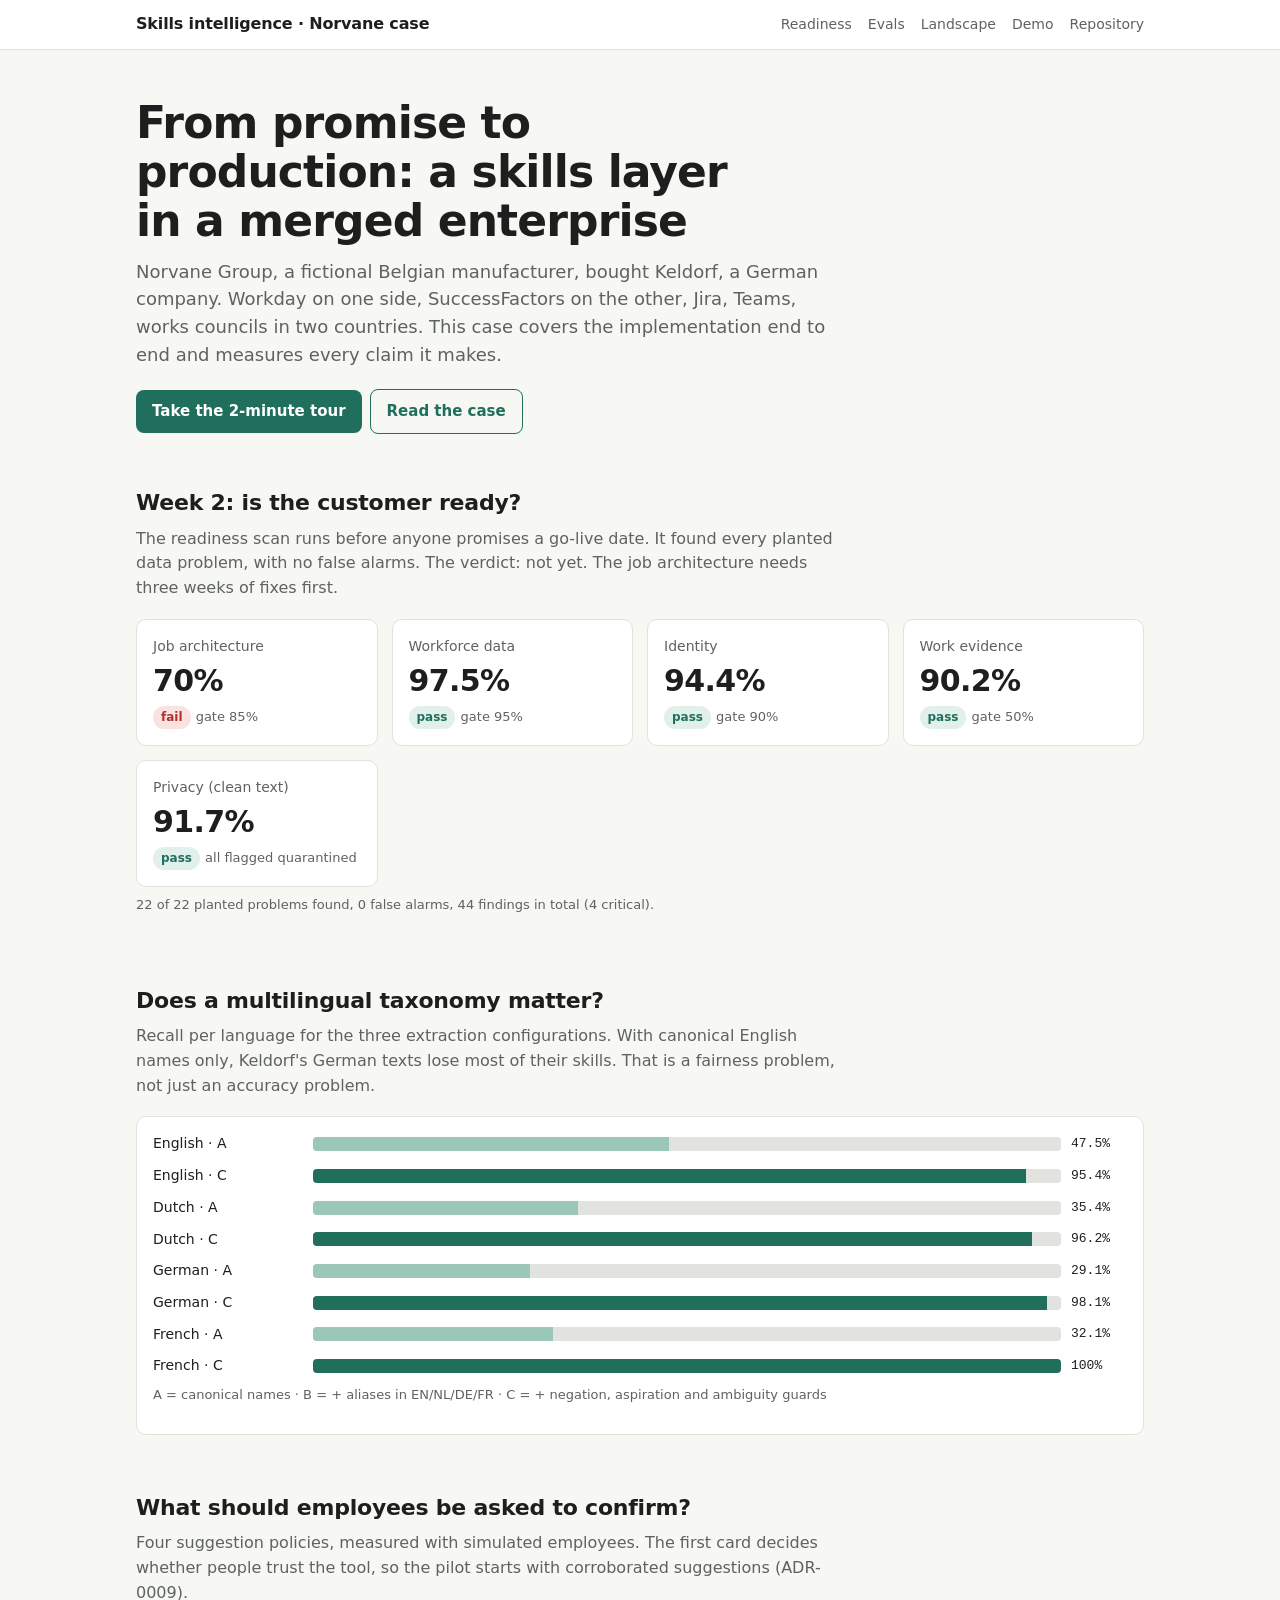
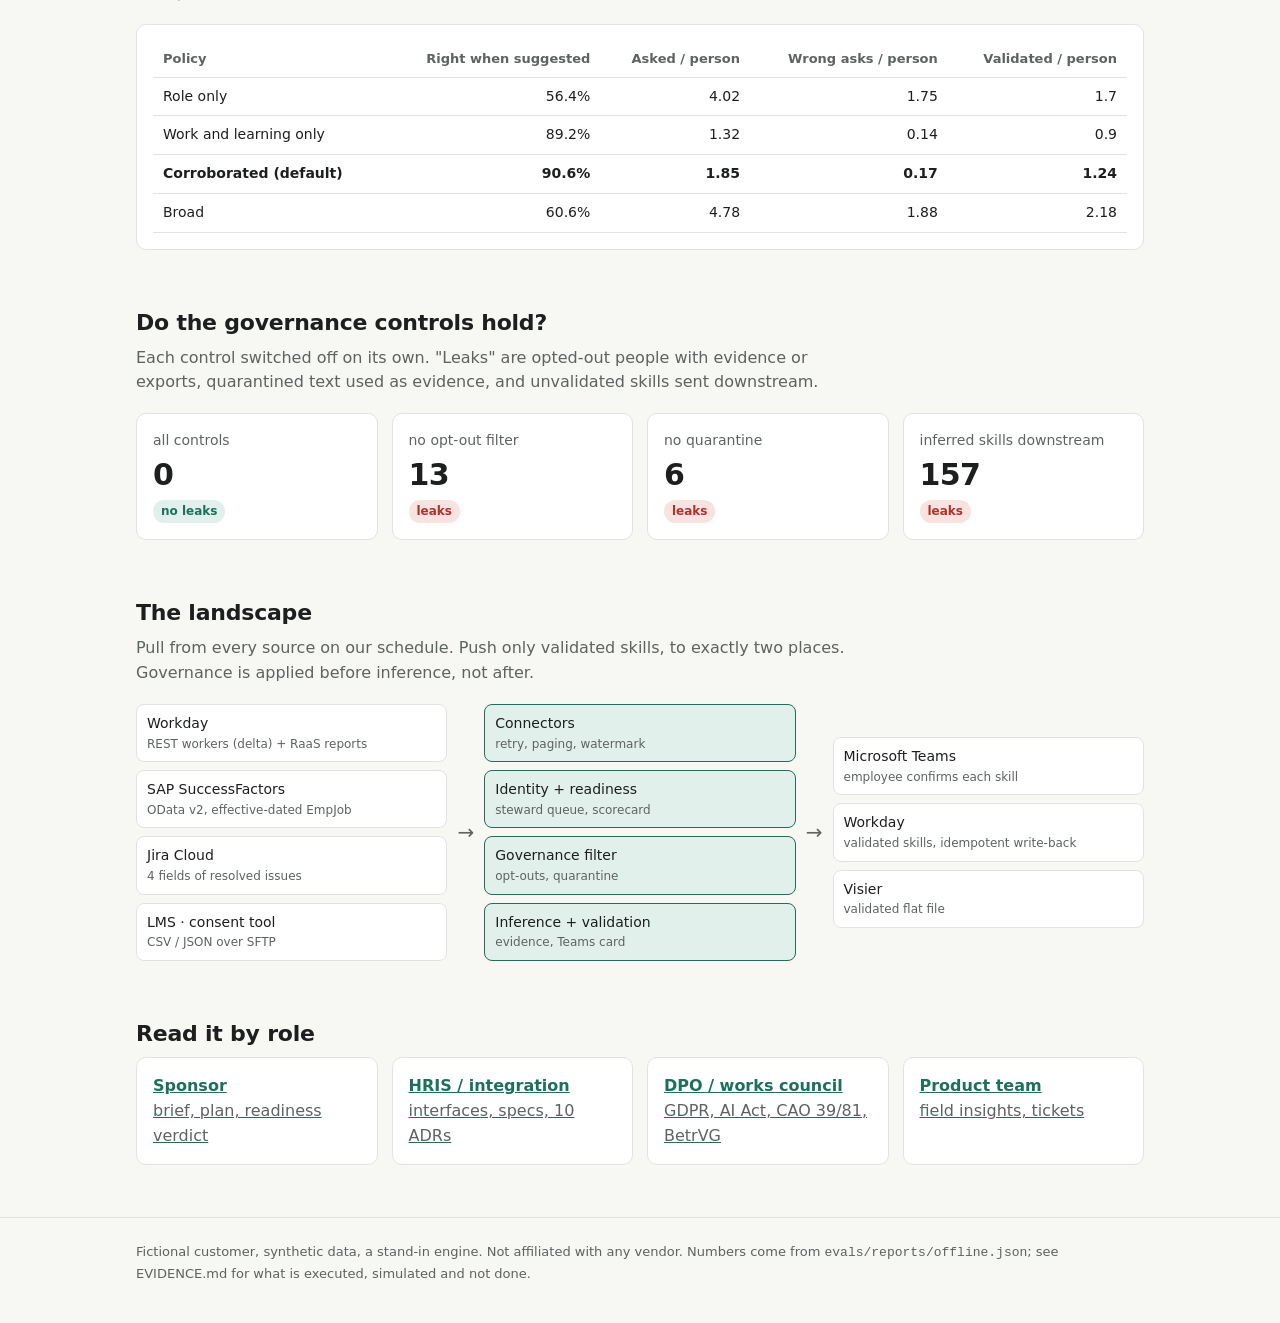
<file: site/index.html>
<!doctype html>
<html lang="en">
<head>
<meta charset="utf-8">
<meta name="viewport" content="width=device-width, initial-scale=1">
<title>Skills Intelligence Implementation</title>
<meta name="description" content="An end-to-end implementation case: connecting a skills intelligence layer to a merged enterprise's Workday, SuccessFactors, Jira and Teams, with every claim measured.">
<link rel="stylesheet" href="assets/style.css">
<link rel="icon" href="assets/favicon.svg" type="image/svg+xml">
</head>
<body>
<header class="top"><div class="wrap">
  <span class="brand">Skills intelligence · Norvane case</span>
  <nav><a href="#verdict">Readiness</a><a href="#evals">Evals</a><a href="#landscape">Landscape</a><a href="demo/">Demo</a><a href="https://github.com/phlppgdfry/skills-intelligence-implementation-case">Repository</a></nav>
</div></header>

<main class="wrap">
  <div class="hero">
    <h1>From promise to production: a skills layer in a merged enterprise</h1>
    <p class="lede">Norvane Group, a fictional Belgian manufacturer, bought Keldorf, a German company. Workday on one side, SuccessFactors on the other, Jira, Teams, works councils in two countries. This case covers the implementation end to end and measures every claim it makes.</p>
    <a class="btn" href="demo/?tour">Take the 2-minute tour</a><a class="btn ghost" href="https://github.com/phlppgdfry/skills-intelligence-implementation-case#readme">Read the case</a>
  </div>

  <section id="verdict">
    <h2>Week 2: is the customer ready?</h2>
    <p class="sub">The readiness scan runs before anyone promises a go-live date. It found every planted data problem, with no false alarms. The verdict: not yet. The job architecture needs three weeks of fixes first.</p>
    <div class="grid" id="scores"></div>
    <p class="legend" id="scan-note"></p>
  </section>

  <section id="evals">
    <h2>Does a multilingual taxonomy matter?</h2>
    <p class="sub">Recall per language for the three extraction configurations. With canonical English names only, Keldorf's German texts lose most of their skills. That is a fairness problem, not just an accuracy problem.</p>
    <div class="card"><div class="bars" id="lang-bars"></div><p class="legend">A = canonical names · B = + aliases in EN/NL/DE/FR · C = + negation, aspiration and ambiguity guards</p></div>
  </section>

  <section>
    <h2>What should employees be asked to confirm?</h2>
    <p class="sub">Four suggestion policies, measured with simulated employees. The first card decides whether people trust the tool, so the pilot starts with corroborated suggestions (ADR-0009).</p>
    <div class="card scroll"><table id="policies"><thead><tr><th>Policy</th><th class="num">Right when suggested</th><th class="num">Asked / person</th><th class="num">Wrong asks / person</th><th class="num">Validated / person</th></tr></thead><tbody></tbody></table></div>
  </section>

  <section>
    <h2>Do the governance controls hold?</h2>
    <p class="sub">Each control switched off on its own. "Leaks" are opted-out people with evidence or exports, quarantined text used as evidence, and unvalidated skills sent downstream.</p>
    <div class="grid" id="gov"></div>
  </section>

  <section id="landscape">
    <h2>The landscape</h2>
    <p class="sub">Pull from every source on our schedule. Push only validated skills, to exactly two places. Governance is applied before inference, not after.</p>
    <div class="flow">
      <div class="col">
        <div class="node">Workday<small>REST workers (delta) + RaaS reports</small></div>
        <div class="node">SAP SuccessFactors<small>OData v2, effective-dated EmpJob</small></div>
        <div class="node">Jira Cloud<small>4 fields of resolved issues</small></div>
        <div class="node">LMS · consent tool<small>CSV / JSON over SFTP</small></div>
      </div>
      <div class="arrow" aria-hidden="true">→</div>
      <div class="col">
        <div class="node core">Connectors<small>retry, paging, watermark</small></div>
        <div class="node core">Identity + readiness<small>steward queue, scorecard</small></div>
        <div class="node core">Governance filter<small>opt-outs, quarantine</small></div>
        <div class="node core">Inference + validation<small>evidence, Teams card</small></div>
      </div>
      <div class="arrow" aria-hidden="true">→</div>
      <div class="col">
        <div class="node">Microsoft Teams<small>employee confirms each skill</small></div>
        <div class="node">Workday<small>validated skills, idempotent write-back</small></div>
        <div class="node">Visier<small>validated flat file</small></div>
      </div>
    </div>
  </section>

  <section>
    <h2>Read it by role</h2>
    <div class="grid">
      <a class="card" href="https://github.com/phlppgdfry/skills-intelligence-implementation-case/blob/main/docs/00-engagement/brief.md"><strong>Sponsor</strong><br><span class="muted">brief, plan, readiness verdict</span></a>
      <a class="card" href="https://github.com/phlppgdfry/skills-intelligence-implementation-case/blob/main/docs/01-architecture/integration-architecture.md"><strong>HRIS / integration</strong><br><span class="muted">interfaces, specs, 10 ADRs</span></a>
      <a class="card" href="https://github.com/phlppgdfry/skills-intelligence-implementation-case/blob/main/docs/04-governance/works-councils.md"><strong>DPO / works council</strong><br><span class="muted">GDPR, AI Act, CAO 39/81, BetrVG</span></a>
      <a class="card" href="https://github.com/phlppgdfry/skills-intelligence-implementation-case/blob/main/docs/07-product-feedback/field-insights.md"><strong>Product team</strong><br><span class="muted">field insights, tickets</span></a>
    </div>
  </section>
</main>

<footer><div class="wrap">Fictional customer, synthetic data, a stand-in engine. Not affiliated with any vendor. Numbers come from <code>evals/reports/offline.json</code>; see EVIDENCE.md for what is executed, simulated and not done.</div></footer>

<script>
const pct = x => (Math.round(x * 1000) / 10).toString().replace(/\.0$/, "") + "%";
fetch("data/report.json").then(r => r.json()).then(R => {
  const rd = R.readiness, names = {job_architecture: "Job architecture", workforce_data: "Workforce data", identity: "Identity", work_evidence: "Work evidence", privacy: "Privacy (clean text)"};
  document.getElementById("scores").innerHTML = Object.entries(rd.scores).map(([k, v]) => {
    const ok = rd.gate[k], gate = k in rd.thresholds ? "gate " + pct(rd.thresholds[k]) : "all flagged quarantined";
    return `<div class="card kpi"><div class="l">${names[k]}</div><div class="v">${pct(v)}</div><span class="pill ${ok ? "pass" : "fail"}">${ok ? "pass" : "fail"}</span> <span class="muted" style="font-size:13px">${gate}</span></div>`;
  }).join("");
  document.getElementById("scan-note").textContent = `${rd.found} of ${rd.planted} planted problems found, ${rd.false_alarm_count} false alarms, ${rd.findings} findings in total (${rd.counts.critical} critical).`;

  const E = R.extraction, langs = [["en", "English"], ["nl", "Dutch"], ["de", "German"], ["fr", "French"]];
  document.getElementById("lang-bars").innerHTML = langs.map(([l, name]) => ["A", "C"].map(c => {
    const v = E[c]["lang:" + l].recall;
    return `<div class="bar-row"><span>${name} · ${c}</span><div class="bar-track"><div class="bar-fill ${c === "C" ? "strong" : ""}" style="width:${v * 100}%"></div></div><span class="mono">${pct(v)}</span></div>`;
  }).join("")).join("");

  const P = R.profiles.policies, label = {role_only: "Role only", work_only: "Work and learning only", corroborated: "Corroborated (default)", broad: "Broad"};
  document.querySelector("#policies tbody").innerHTML = Object.entries(P).map(([k, v]) =>
    `<tr${k === "corroborated" ? ' style="font-weight:600"' : ""}><td>${label[k]}</td><td class="num">${pct(v.suggested.precision)}</td><td class="num">${v.asked_per_person}</td><td class="num">${v.wrong_asks_per_person}</td><td class="num">${v.validated_per_person}</td></tr>`).join("");

  document.getElementById("gov").innerHTML = Object.entries(R.governance.ablation).map(([k, v]) =>
    `<div class="card kpi"><div class="l">${k}</div><div class="v">${v.total}</div><span class="pill ${v.total ? "fail" : "pass"}">${v.total ? "leaks" : "no leaks"}</span></div>`).join("");
});
</script>
</body>
</html>
</file>
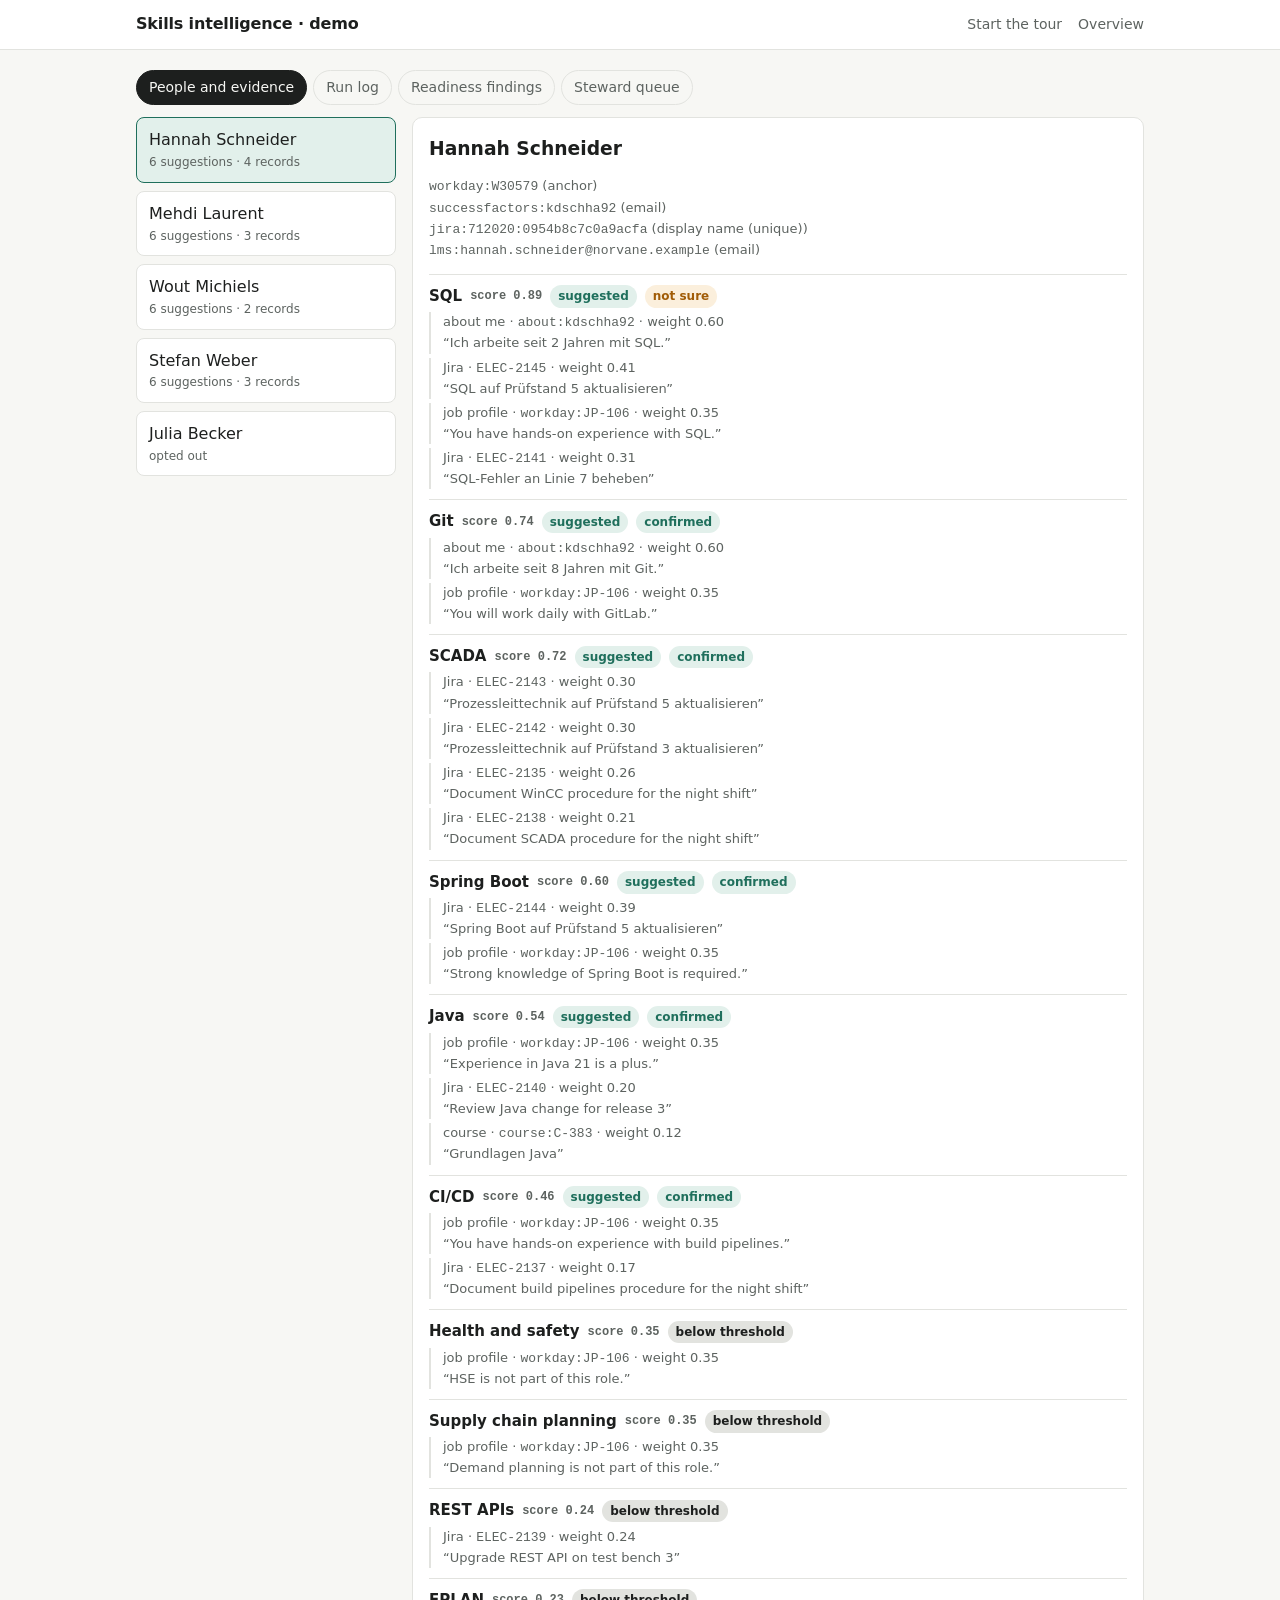
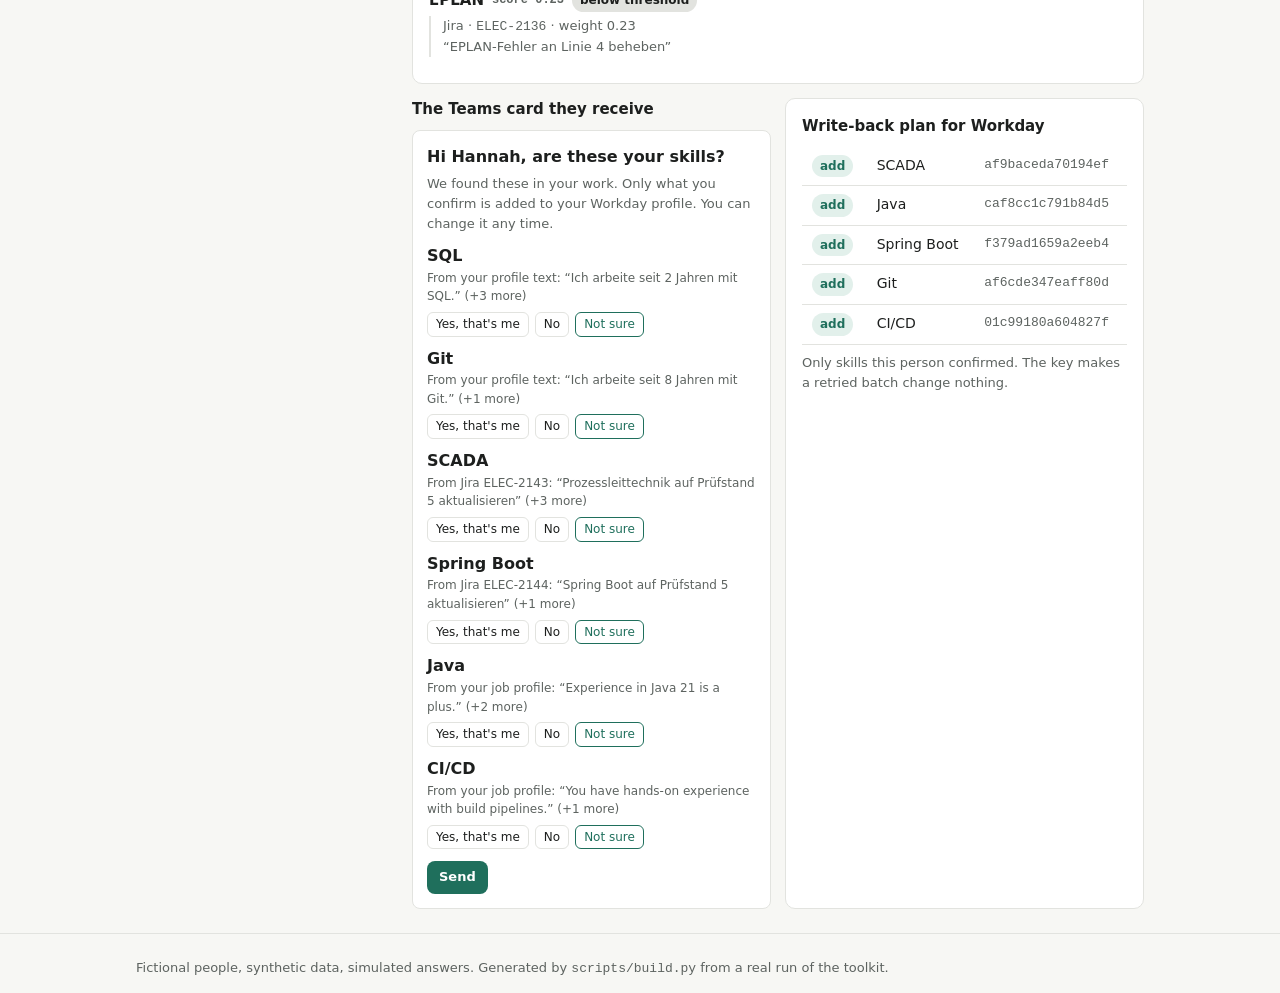
<file: site/demo/index.html>
<!doctype html>
<html lang="en">
<head>
<meta charset="utf-8">
<meta name="viewport" content="width=device-width, initial-scale=1">
<title>Skills Layer Demo</title>
<meta name="description" content="Explore one implementation run: people, evidence, the Teams validation card, the write-back plan, the run log and the readiness findings.">
<link rel="stylesheet" href="../assets/style.css">
<link rel="icon" href="../assets/favicon.svg" type="image/svg+xml">
</head>
<body>
<header class="top"><div class="wrap">
  <a class="brand" href="../" style="text-decoration:none;color:inherit">Skills intelligence · demo</a>
  <nav><a href="?tour">Start the tour</a><a href="../">Overview</a></nav>
</div></header>

<main class="wrap" style="padding-top:20px">
  <div class="tabs" role="tablist" id="tabs">
    <button role="tab" data-tab="people" aria-selected="true">People and evidence</button>
    <button role="tab" data-tab="run">Run log</button>
    <button role="tab" data-tab="findings">Readiness findings</button>
    <button role="tab" data-tab="steward">Steward queue</button>
  </div>

  <div data-panel="people">
    <div class="layout">
      <div class="people" id="people"></div>
      <div class="grid" style="grid-template-columns:1fr">
        <div class="card" id="profile"></div>
        <div class="grid" style="grid-template-columns:repeat(auto-fit,minmax(280px,1fr))">
          <div><h3 style="margin:0 0 8px;font-size:15px">The Teams card they receive</h3><div class="teams" id="card"></div></div>
          <div class="card" id="ops"></div>
        </div>
      </div>
    </div>
  </div>

  <div data-panel="run" hidden>
    <div class="card scroll" id="runlog"></div>
  </div>
  <div data-panel="findings" hidden>
    <div class="card scroll"><table id="findings"><thead><tr><th>Severity</th><th>Check</th><th>Object</th><th>Owner</th><th>Fix</th></tr></thead><tbody></tbody></table></div>
  </div>
  <div data-panel="steward" hidden>
    <div class="card scroll"><table id="review"><thead><tr><th>Record</th><th>Shown as</th><th>Reason</th><th class="num">Candidates</th></tr></thead><tbody></tbody></table>
    <p class="legend">The steward confirms or rejects each case. Nothing is merged on a guess (ADR-0003).</p></div>
  </div>
</main>

<div class="tour" id="tour" hidden><div class="step" id="tour-step"></div><p id="tour-text"></p><button class="btn" id="tour-next">Next</button> <button class="btn ghost" id="tour-close">Close</button></div>

<footer><div class="wrap">Fictional people, synthetic data, simulated answers. Generated by <code>scripts/build.py</code> from a real run of the toolkit.</div></footer>

<script>
const $ = s => document.querySelector(s);
const esc = s => String(s).replace(/[&<>"]/g, c => ({"&": "&amp;", "<": "&lt;", ">": "&gt;", '"': "&quot;"}[c]));
const KIND = {job: "job profile", ticket: "Jira", course: "course", about: "about me"};
let D;

function showTab(name) {
  document.querySelectorAll("[data-tab]").forEach(b => b.setAttribute("aria-selected", b.dataset.tab === name));
  document.querySelectorAll("[data-panel]").forEach(p => p.hidden = p.dataset.panel !== name);
}
document.querySelectorAll("[data-tab]").forEach(b => b.onclick = () => showTab(b.dataset.tab));

function person(i) {
  const p = D.people[i];
  document.querySelectorAll(".people button").forEach((b, j) => b.setAttribute("aria-pressed", j === i));
  const recs = Object.entries(p.records).map(([k, v]) => `<code>${esc(k)}</code> <span class="muted">(${esc(v)})</span>`).join("<br>");
  if (p.opted_out) {
    $("#profile").innerHTML = `<h3 style="margin:0">${esc(p.name)}</h3><p class="muted">${recs}</p><p><span class="pill warn">opted out</span> No data is processed for this person: no evidence, no suggestions, no card, nothing in the export.</p>`;
    $("#card").innerHTML = `<p class="muted">No card is sent.</p>`;
    $("#ops").innerHTML = `<h3 style="margin:0 0 8px;font-size:15px">Write-back plan</h3><p class="muted">Nothing.</p>`;
    return;
  }
  $("#profile").innerHTML = `<h3 style="margin:0">${esc(p.name)}</h3><p class="muted" style="font-size:13px">${recs}</p>` + p.skills.map(s => `
    <div class="skill"><h4>${esc(s.name)} <span class="score">score ${s.score.toFixed(2)}</span>
      ${s.suggested ? '<span class="pill pass">suggested</span>' : '<span class="pill" style="background:var(--line)">below threshold</span>'}
      ${s.decision ? `<span class="pill ${s.decision === "accept" ? "pass" : s.decision === "reject" ? "fail" : "warn"}">${s.decision === "accept" ? "confirmed" : s.decision === "reject" ? "rejected" : "not sure"}</span>` : ""}</h4>
      ${s.evidence.map(e => `<p class="ev">${KIND[e.kind]} · <code>${esc(e.ref)}</code> · weight ${e.weight.toFixed(2)}<br>“${esc(e.sentence)}”</p>`).join("")}
    </div>`).join("");
  const body = p.card.body;
  let html = "";
  body.forEach(b => {
    if (b.type === "TextBlock" && b.size === "Medium") html += `<div class="t-title">${esc(b.text)}</div>`;
    else if (b.type === "TextBlock" && b.weight === "Bolder") html += `<div class="t-skill">${esc(b.text)}</div>`;
    else if (b.type === "TextBlock" && b.size === "Small") html += `<div class="t-ev">${esc(b.text)}</div>`;
    else if (b.type === "TextBlock") html += `<div class="t-sub">${esc(b.text)}</div>`;
    else if (b.type === "Input.ChoiceSet") html += `<div class="t-choices">${b.choices.map(c => `<span class="${c.value === "unsure" ? "on" : ""}">${esc(c.title)}</span>`).join("")}</div>`;
  });
  $("#card").innerHTML = html + `<div style="margin-top:12px"><span class="btn" style="padding:6px 12px;font-size:13px">Send</span></div>`;
  $("#ops").innerHTML = `<h3 style="margin:0 0 8px;font-size:15px">Write-back plan for Workday</h3>` + (p.ops.length
    ? `<table><tbody>${p.ops.map(o => `<tr><td><span class="pill ${o.op === "add" ? "pass" : "fail"}">${o.op}</span></td><td>${esc(o.skill_name)}</td><td class="mono muted">${o.op_id}</td></tr>`).join("")}</tbody></table><p class="legend">Only skills this person confirmed. The key makes a retried batch change nothing.</p>`
    : `<p class="muted">No operations: no Workday profile, or nothing confirmed yet.</p>`);
}

const TOUR = [
  ["people", "#people", "Five fictional people from one run. Hannah moved from Keldorf to Norvane: she exists in Workday, SuccessFactors and Jira, linked into one person."],
  ["people", "#profile", "Every skill shows the evidence behind it: her job profile, Jira tickets, a course, her own profile text. Old evidence counts less. A job profile alone is never enough to suggest a skill."],
  ["people", "#card", "This is what Hannah sees in Teams. Each suggestion shows where it came from. Nothing is written until she answers, and \"No\" is a full answer."],
  ["people", "#ops", "Only what she confirmed becomes a write-back operation. Skills an employee typed in themselves are never touched."],
  ["run", "#runlog", "The nightly run: every interface with records, pages and retries. The mock tenants threw five 429s and 503s, and every record still arrived."],
  ["findings", "#findings", "The week-2 readiness findings, each with an owner and a fix. Four critical ones are sensitive data in free text: quarantined before the engine ever reads them."],
  ["steward", "#review", "Cases the rules refuse to guess: a homonym and Jira accounts that show only initials. A person decides. That is why the eval counts 0 wrong merges."],
];
let step = 0;
function tourShow() {
  const [tab, sel, text] = TOUR[step];
  showTab(tab);
  document.querySelectorAll(".hl").forEach(e => e.classList.remove("hl"));
  const el = $(sel); el.classList.add("hl"); el.scrollIntoView({behavior: "smooth", block: "center"});
  $("#tour-step").textContent = `Step ${step + 1} of ${TOUR.length}`;
  $("#tour-text").textContent = text;
  $("#tour-next").textContent = step === TOUR.length - 1 ? "Finish" : "Next";
}
$("#tour-next").onclick = () => { if (++step >= TOUR.length) return tourEnd(); tourShow(); };
$("#tour-close").onclick = () => tourEnd();
function tourEnd() { $("#tour").hidden = true; document.querySelectorAll(".hl").forEach(e => e.classList.remove("hl")); showTab("people"); }

fetch("../data/demo.json").then(r => r.json()).then(d => {
  D = d;
  $("#people").innerHTML = D.people.map((p, i) => `<button onclick="person(${i})">${esc(p.name)}<small>${p.opted_out ? "opted out" : p.skills.filter(s => s.suggested).length + " suggestions · " + Object.keys(p.records).length + " records"}</small></button>`).join("");
  person(0);
  const L = D.runlog;
  $("#runlog").innerHTML = `<table><thead><tr><th>Interface</th><th class="num">Records</th><th class="num">Pages</th><th class="num">Retries</th></tr></thead><tbody>${L.stats.map(s => `<tr><td>${esc(s.source)}</td><td class="num">${s.records}</td><td class="num">${s.pages}</td><td class="num">${s.retries}</td></tr>`).join("")}</tbody></table>
    <p class="legend">Faults injected by the mock tenants: ${L.faults.map(esc).join(", ")}</p>
    <div class="grid" style="margin-top:12px">${[["People", L.entities], ["Steward queue", L.review], ["Opted out", L.excluded], ["Quarantined texts", L.quarantined], ["Suggestions", L.suggestions], ["Confirmed (simulated)", L.decisions.accept], ["Rejected (simulated)", L.decisions.reject], ["Write-back adds", L.adds], ["Export rows (validated)", L.export_rows]].map(([l, v]) => `<div class="card kpi"><div class="l">${l}</div><div class="v">${v}</div></div>`).join("")}</div>`;
  $("#findings tbody").innerHTML = D.findings.map(f => `<tr><td><span class="pill ${f.severity === "critical" || f.severity === "high" ? "fail" : f.severity === "medium" ? "warn" : "pass"}">${f.severity}</span></td><td>${esc(f.check)}</td><td class="mono">${esc(f.object)}</td><td>${esc(f.owner)}</td><td>${esc(f.fix)}</td></tr>`).join("");
  $("#review tbody").innerHTML = D.review.map(r => `<tr><td class="mono">${esc(r.record)}</td><td>${esc(r.display)}</td><td>${esc(r.reason)}</td><td class="num">${r.candidates.length}</td></tr>`).join("");
  if (new URLSearchParams(location.search).has("tour")) { $("#tour").hidden = false; tourShow(); }
});
</script>
</body>
</html>
</file>
<file: site/assets/style.css>
:root {
  --bg: #f7f7f4; --surface: #ffffff; --ink: #1d1f1e; --muted: #5d6360; --line: #e2e3df;
  --accent: #1f6f5c; --accent-soft: #e2f0eb; --warn: #a15c07; --warn-soft: #fbefdc;
  --bad: #b0322a; --bad-soft: #f8e3e1; --good: #1f6f5c; --bar: #9bc7b9; --bar-strong: #1f6f5c;
  --radius: 10px; --mono: ui-monospace, SFMono-Regular, Menlo, monospace;
}
@media (prefers-color-scheme: dark) {
  :root:not([data-theme="light"]) {
    --bg: #121413; --surface: #1b1e1c; --ink: #e8eae7; --muted: #a3a9a5; --line: #2c302d;
    --accent: #6cc3a8; --accent-soft: #1d3029; --warn: #e0a54d; --warn-soft: #33281a;
    --bad: #ec7a70; --bad-soft: #3a1f1c; --good: #6cc3a8; --bar: #2f5a4d; --bar-strong: #6cc3a8;
  }
}
:root[data-theme="dark"] {
  --bg: #121413; --surface: #1b1e1c; --ink: #e8eae7; --muted: #a3a9a5; --line: #2c302d;
  --accent: #6cc3a8; --accent-soft: #1d3029; --warn: #e0a54d; --warn-soft: #33281a;
  --bad: #ec7a70; --bad-soft: #3a1f1c; --good: #6cc3a8; --bar: #2f5a4d; --bar-strong: #6cc3a8;
}
* { box-sizing: border-box; }
body { margin: 0; background: var(--bg); color: var(--ink); font: 16px/1.55 system-ui, -apple-system, "Segoe UI", sans-serif; }
a { color: var(--accent); }
.wrap { max-width: 1040px; margin: 0 auto; padding: 0 16px; }
header.top { border-bottom: 1px solid var(--line); background: var(--surface); }
header.top .wrap { display: flex; gap: 16px; align-items: center; justify-content: space-between; padding-top: 12px; padding-bottom: 12px; flex-wrap: wrap; }
header.top nav a { margin-left: 16px; text-decoration: none; color: var(--muted); font-size: 14px; }
header.top nav a:hover { color: var(--ink); }
.brand { font-weight: 650; letter-spacing: -0.01em; }
.hero { padding: 48px 0 24px; }
.hero h1 { font-size: clamp(28px, 4.5vw, 44px); line-height: 1.12; letter-spacing: -0.02em; margin: 0 0 12px; max-width: 20ch; }
.hero p.lede { font-size: 18px; color: var(--muted); max-width: 62ch; margin: 0 0 20px; }
.btn { display: inline-block; padding: 10px 16px; border-radius: 8px; background: var(--accent); color: var(--surface); text-decoration: none; font-weight: 600; border: 0; cursor: pointer; font-size: 15px; }
.btn.ghost { background: transparent; color: var(--accent); border: 1px solid var(--accent); margin-left: 8px; }
section { padding: 28px 0; }
section h2 { font-size: 22px; margin: 0 0 6px; letter-spacing: -0.01em; }
section p.sub { color: var(--muted); margin: 0 0 18px; max-width: 70ch; }
.grid { display: grid; gap: 14px; grid-template-columns: repeat(auto-fit, minmax(220px, 1fr)); }
.card { background: var(--surface); border: 1px solid var(--line); border-radius: var(--radius); padding: 16px; }
.kpi .v { font-size: 30px; font-weight: 650; letter-spacing: -0.02em; }
.kpi .l { color: var(--muted); font-size: 14px; }
.pill { display: inline-block; font-size: 12px; font-weight: 600; padding: 2px 8px; border-radius: 99px; }
.pill.pass { background: var(--accent-soft); color: var(--good); }
.pill.fail { background: var(--bad-soft); color: var(--bad); }
.pill.warn { background: var(--warn-soft); color: var(--warn); }
table { width: 100%; border-collapse: collapse; font-size: 14px; }
th, td { text-align: left; padding: 8px 10px; border-bottom: 1px solid var(--line); vertical-align: top; }
th { color: var(--muted); font-weight: 600; font-size: 13px; }
td.num, th.num { text-align: right; font-variant-numeric: tabular-nums; }
.scroll { overflow-x: auto; }
.bars { display: grid; gap: 10px; }
.bar-row { display: grid; grid-template-columns: 150px 1fr 56px; gap: 10px; align-items: center; font-size: 14px; }
.bar-track { height: 14px; background: var(--line); border-radius: 4px; overflow: hidden; }
.bar-fill { height: 100%; background: var(--bar); }
.bar-fill.strong { background: var(--bar-strong); }
.legend { color: var(--muted); font-size: 13px; margin-top: 8px; }
.flow { display: grid; grid-template-columns: 1fr auto 1fr auto 1fr; gap: 10px; align-items: center; }
.flow .col { display: grid; gap: 8px; }
.node { background: var(--surface); border: 1px solid var(--line); border-radius: 8px; padding: 8px 10px; font-size: 14px; }
.node small { display: block; color: var(--muted); font-size: 12px; }
.node.core { border-color: var(--accent); background: var(--accent-soft); }
.arrow { color: var(--muted); font-size: 20px; }
footer { border-top: 1px solid var(--line); color: var(--muted); font-size: 13px; padding: 24px 0 40px; margin-top: 24px; }
code, .mono { font-family: var(--mono); font-size: 13px; }
.muted { color: var(--muted); }
@media (max-width: 720px) {
  .flow { grid-template-columns: 1fr; }
  .arrow { transform: rotate(90deg); justify-self: center; }
  .bar-row { grid-template-columns: 110px 1fr 48px; }
  header.top nav a { margin-left: 0; margin-right: 14px; }
}
/* demo */
.layout { display: grid; grid-template-columns: 260px 1fr; gap: 16px; }
@media (max-width: 860px) { .layout { grid-template-columns: 1fr; } }
.people button { display: block; width: 100%; text-align: left; background: var(--surface); border: 1px solid var(--line); border-radius: 8px; padding: 10px 12px; margin-bottom: 8px; cursor: pointer; color: var(--ink); font: inherit; }
.people button[aria-pressed="true"] { border-color: var(--accent); background: var(--accent-soft); }
.people button small { display: block; color: var(--muted); font-size: 12px; }
.skill { border-top: 1px solid var(--line); padding: 10px 0; }
.skill:first-child { border-top: 0; }
.skill h4 { margin: 0; font-size: 15px; display: flex; gap: 8px; align-items: center; flex-wrap: wrap; }
.ev { font-size: 13px; color: var(--muted); margin: 4px 0 0 0; padding-left: 12px; border-left: 2px solid var(--line); }
.score { font-family: var(--mono); font-size: 12px; color: var(--muted); }
.teams { max-width: 420px; background: var(--surface); border: 1px solid var(--line); border-radius: 8px; padding: 14px; }
.teams .t-title { font-weight: 650; font-size: 16px; }
.teams .t-sub { color: var(--muted); font-size: 13px; margin: 4px 0 8px; }
.teams .t-skill { font-weight: 600; margin-top: 10px; }
.teams .t-ev { color: var(--muted); font-size: 12px; }
.teams .t-choices { display: flex; gap: 6px; margin-top: 6px; flex-wrap: wrap; }
.teams .t-choices span { border: 1px solid var(--line); border-radius: 6px; padding: 2px 8px; font-size: 12px; }
.teams .t-choices span.on { border-color: var(--accent); color: var(--accent); }
.tabs { display: flex; gap: 6px; flex-wrap: wrap; margin-bottom: 12px; }
.tabs button { background: transparent; border: 1px solid var(--line); border-radius: 99px; padding: 6px 12px; cursor: pointer; color: var(--muted); font: inherit; font-size: 14px; }
.tabs button[aria-selected="true"] { background: var(--ink); color: var(--bg); border-color: var(--ink); }
.tour { position: fixed; left: 16px; right: 16px; bottom: 16px; max-width: 520px; margin: 0 auto; background: var(--ink); color: var(--bg); border-radius: 12px; padding: 16px; box-shadow: 0 10px 30px rgba(0,0,0,.25); z-index: 10; }
.tour p { margin: 6px 0 12px; font-size: 15px; }
.tour .btn { background: var(--bg); color: var(--ink); }
.tour .btn.ghost { background: transparent; color: var(--bg); border: 1px solid var(--bg); }
.people { align-self: start; }
.layout > div { align-self: start; min-width: 0; }
.tour .step { font-size: 12px; opacity: .7; }
.hl { outline: 3px solid var(--warn); outline-offset: 4px; border-radius: 8px; }
</file>
